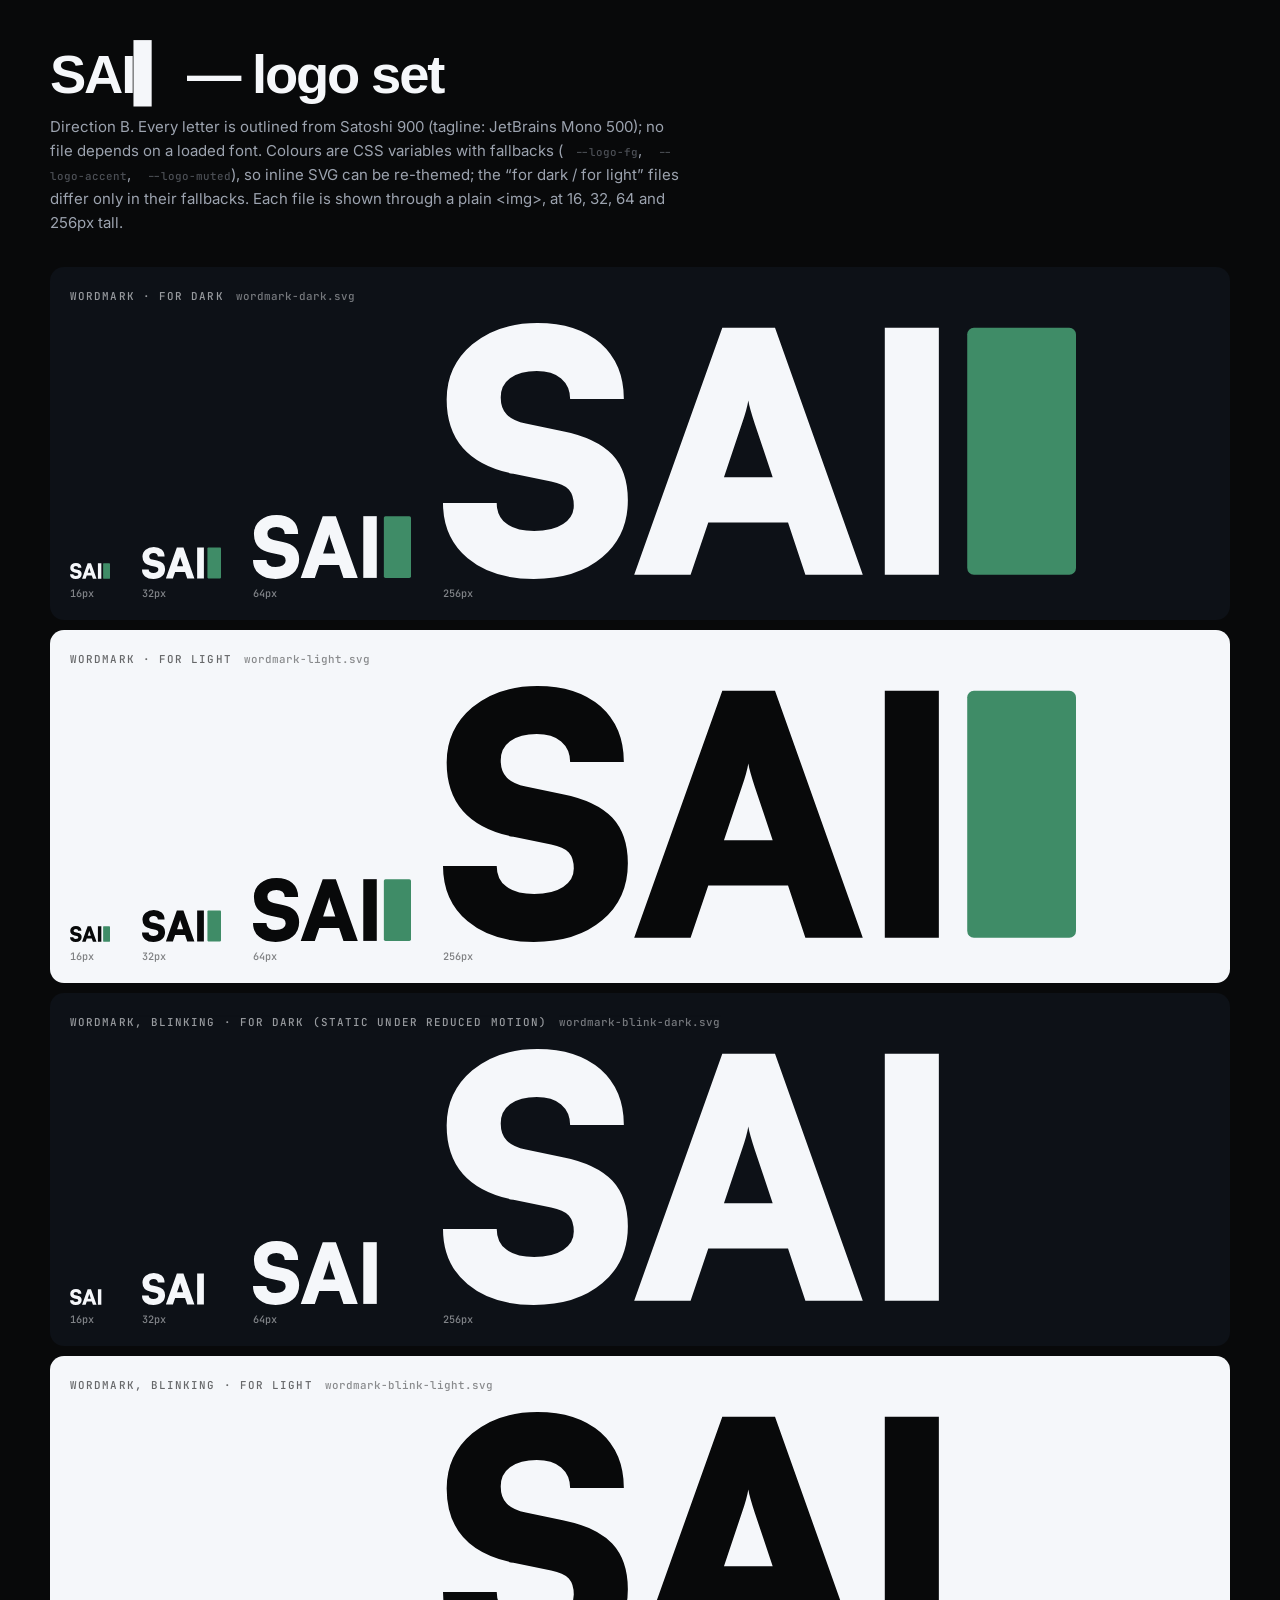
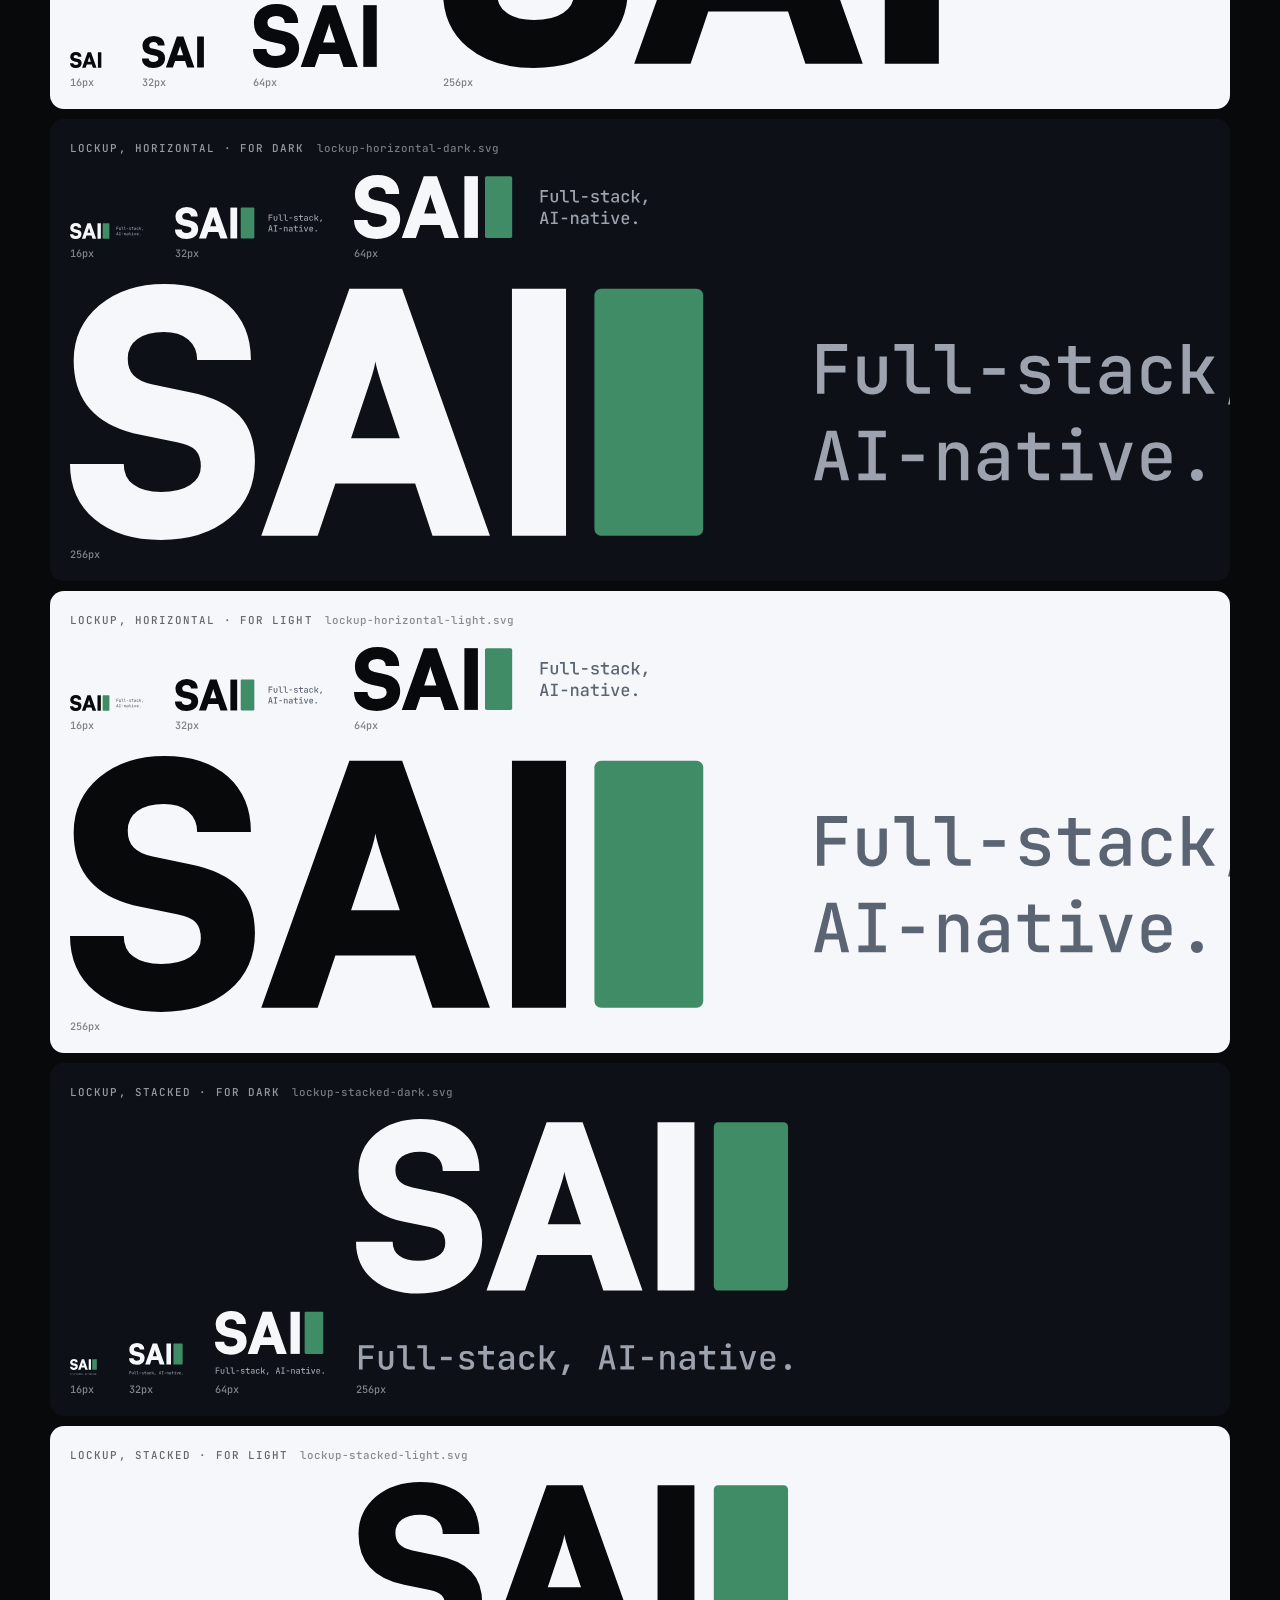
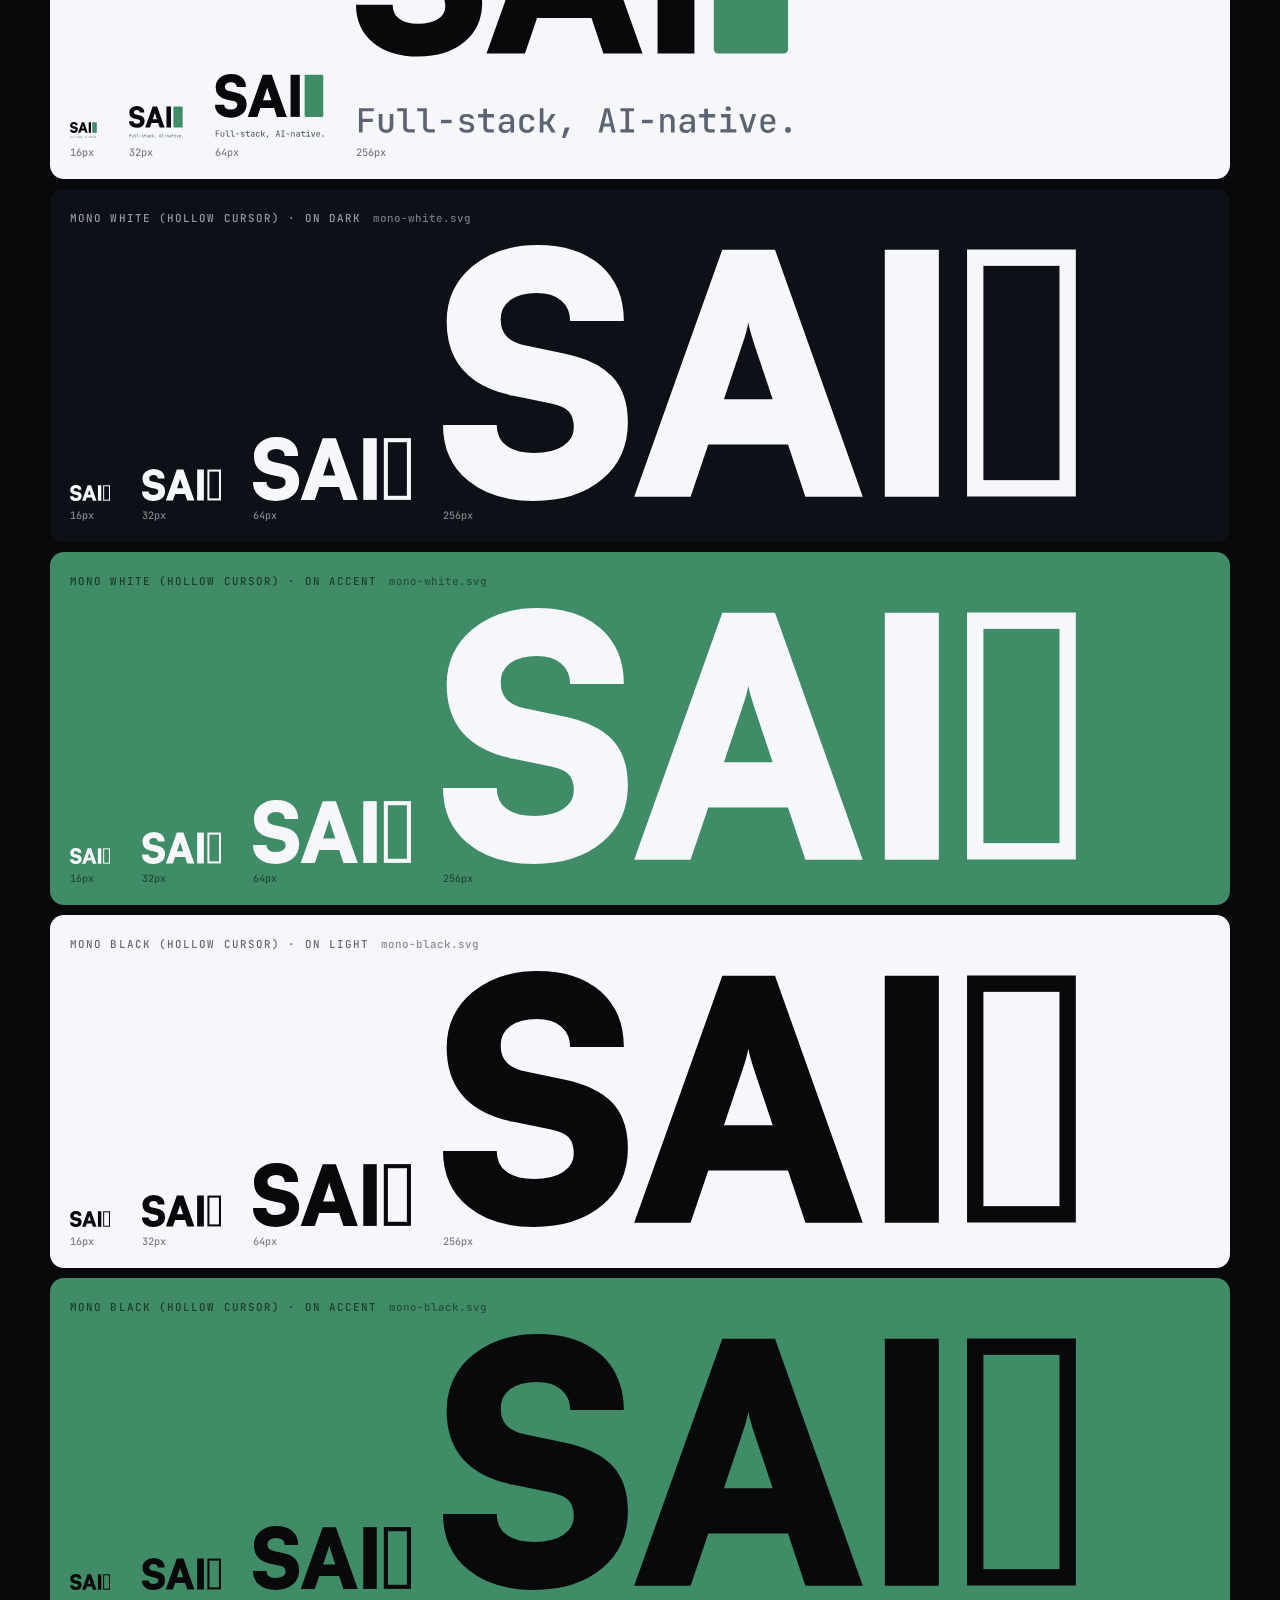
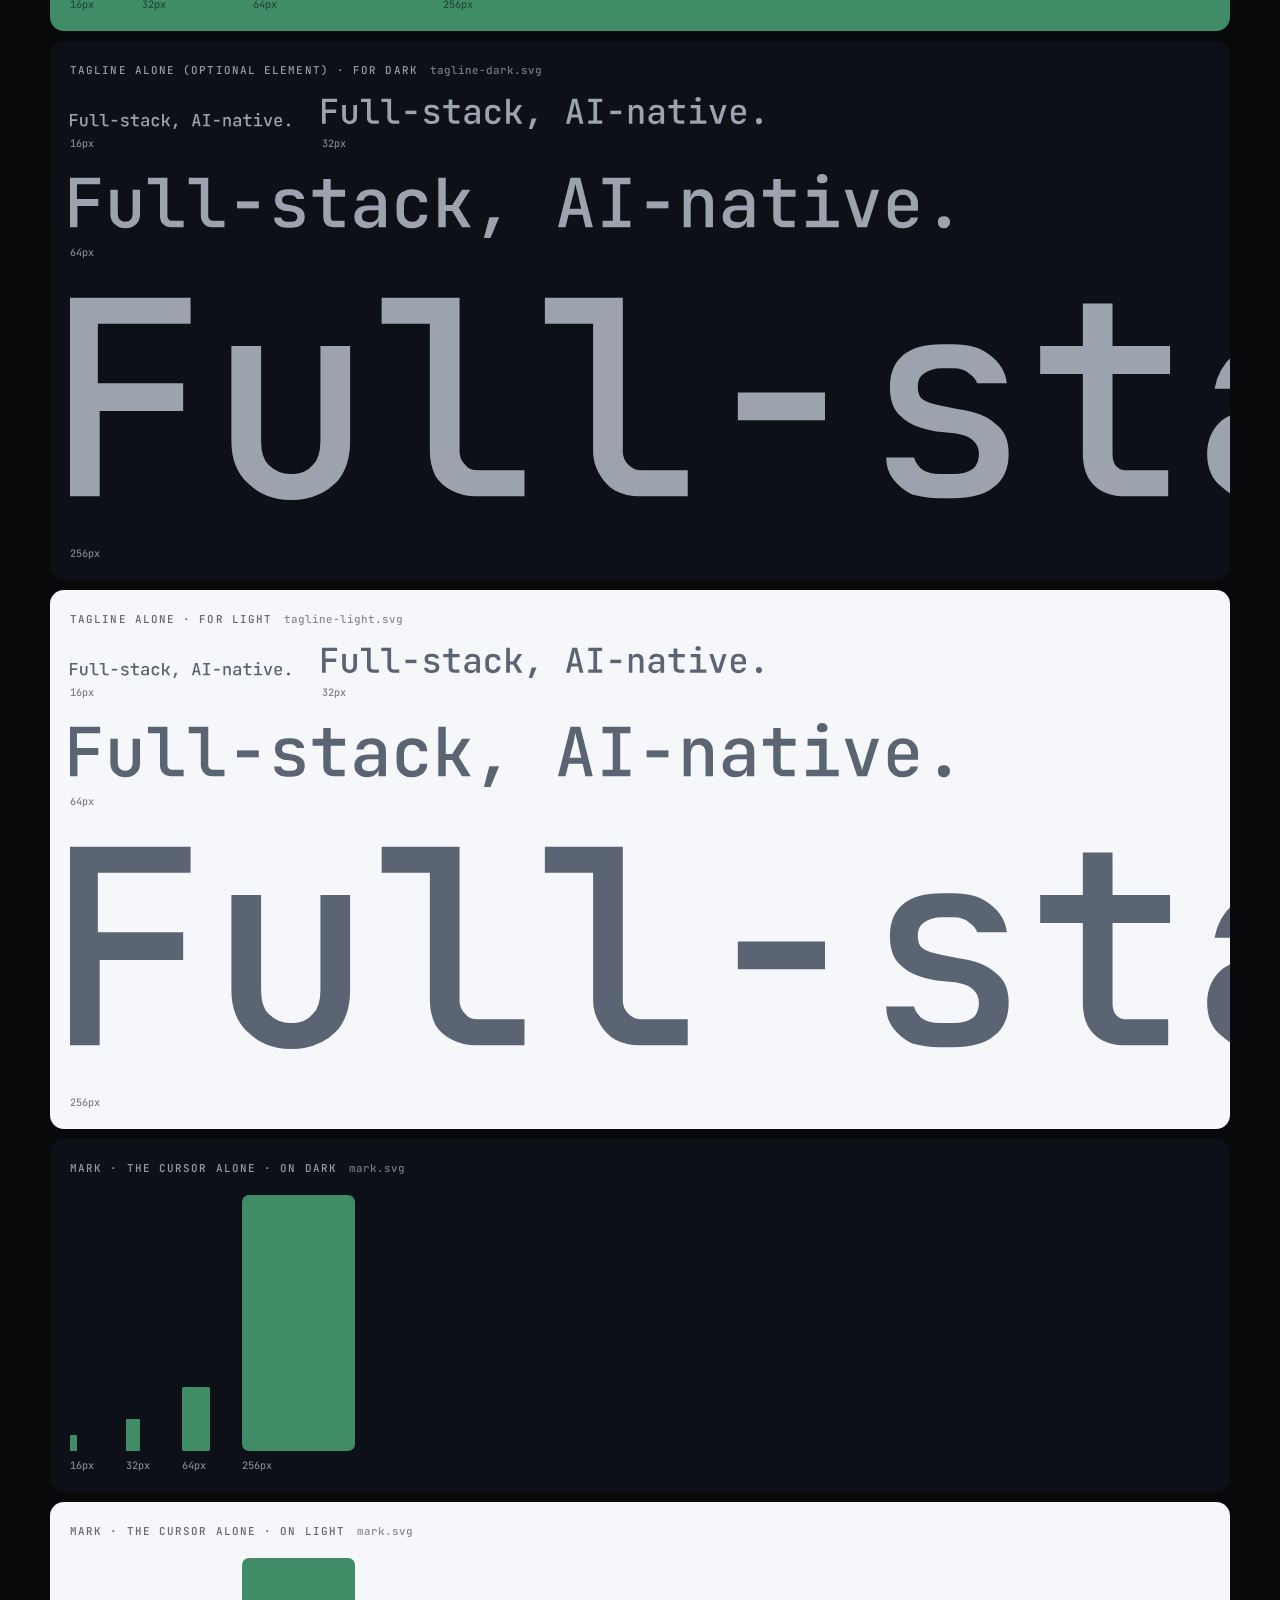
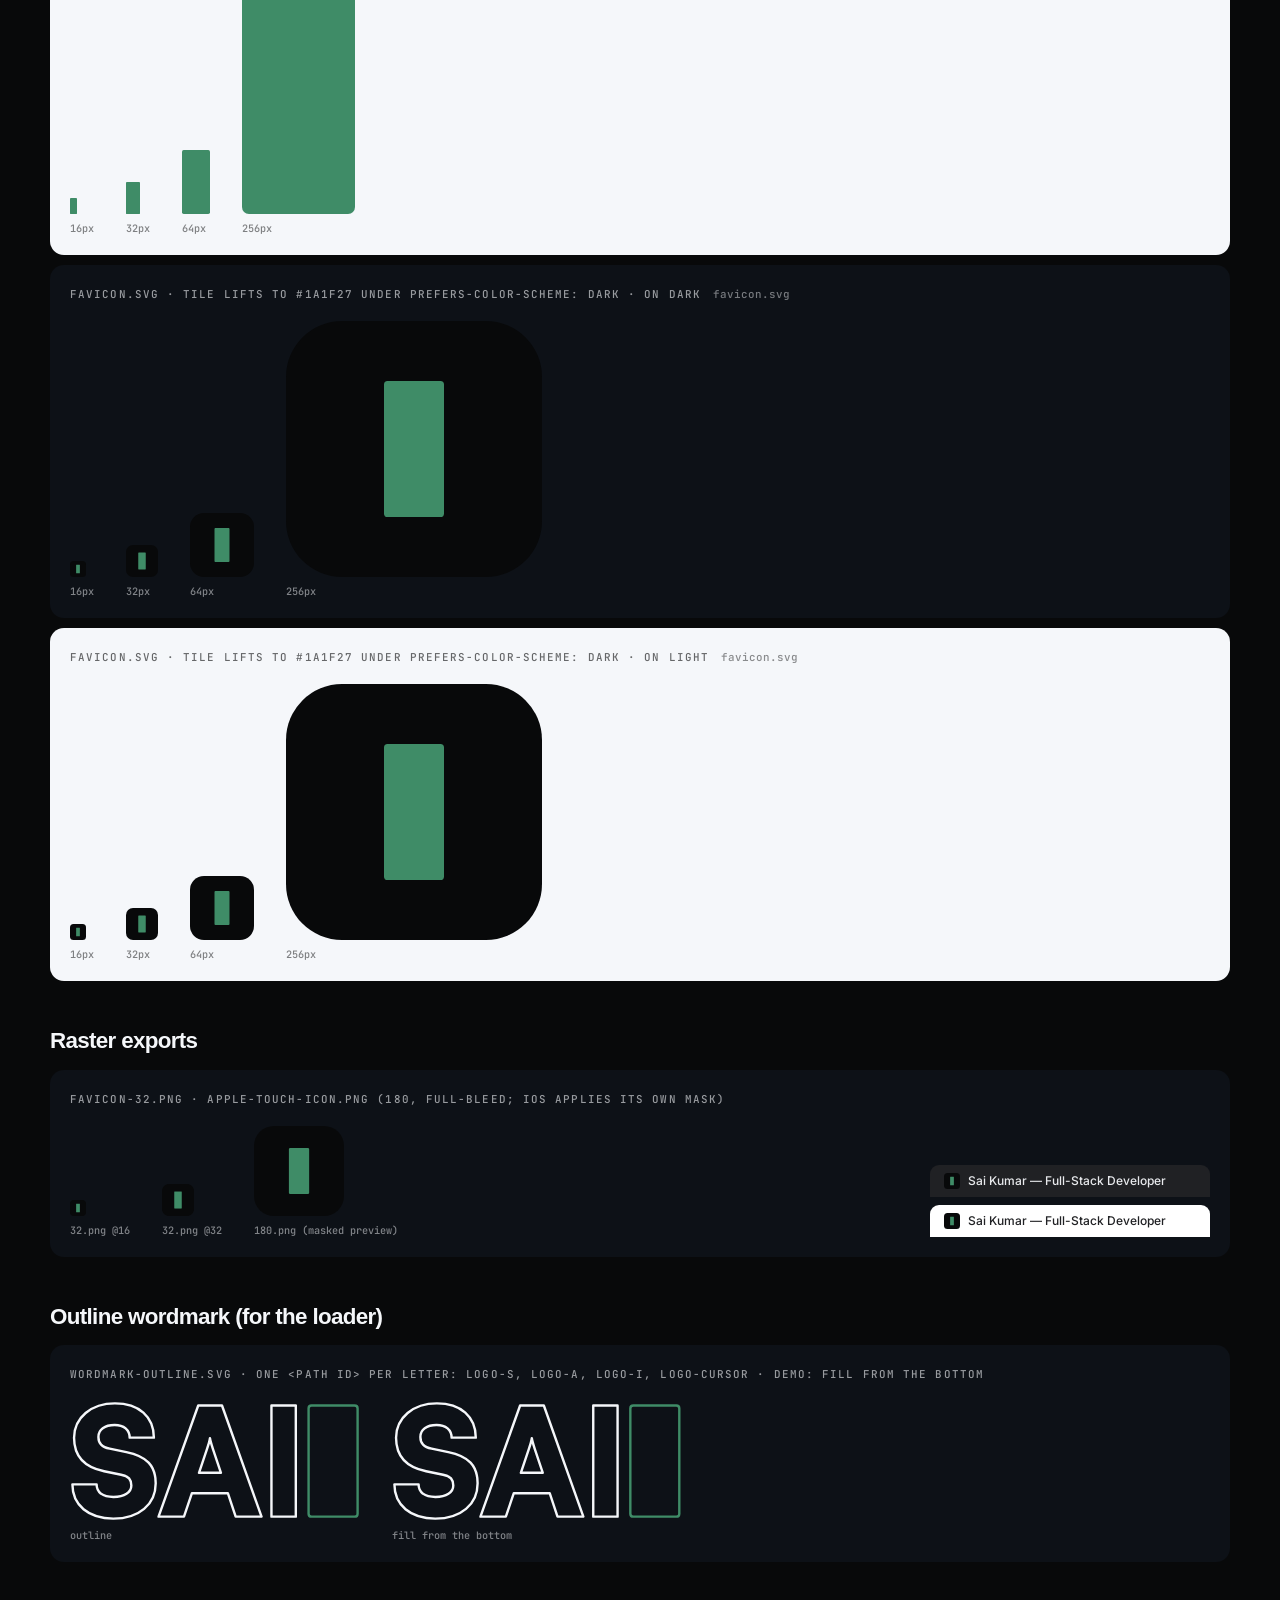
<file: assets/logo/logo.html>
<!DOCTYPE html>
<html lang="en">
<head>
<meta charset="UTF-8">
<meta name="viewport" content="width=device-width, initial-scale=1">
<title>SAI logo set</title>
<link rel="icon" href="favicon.svg">
<link rel="apple-touch-icon" href="apple-touch-icon.png">
<link href="https://api.fontshare.com/v2/css?f[]=satoshi@900&display=swap" rel="stylesheet">
<link href="https://fonts.googleapis.com/css2?family=Inter:wght@400;500;600&family=JetBrains+Mono:wght@500&display=swap" rel="stylesheet">
<style>
:root{--bg:#08090A;--text:#F5F7FA;--text-2:#9CA3AF;--line:rgba(245,247,250,.1);}
*{margin:0;padding:0;box-sizing:border-box;}
body{background:var(--bg);color:var(--text);font:15px/1.6 Inter,system-ui,sans-serif;padding:48px 16px 96px;}
.wrap{max-width:1180px;margin:0 auto;}
h1{font:900 clamp(2rem,5vw,3.4rem)/1 Satoshi,sans-serif;letter-spacing:-.04em;}
h2{font:900 1.4rem/1.1 Satoshi,sans-serif;letter-spacing:-.03em;margin:3rem 0 1rem;}
.lede{color:var(--text-2);margin:.8rem 0 2rem;max-width:70ch;}
.panel{border-radius:14px;padding:16px 20px 20px;margin-bottom:10px;overflow-x:auto;}
.lbl{font:500 .68rem/1 JetBrains Mono,monospace;letter-spacing:.1em;text-transform:uppercase;opacity:.6;}
code{font:500 .68rem JetBrains Mono,monospace;opacity:.45;margin-left:.75rem;}
.row{display:flex;align-items:flex-end;flex-wrap:wrap;gap:24px 32px;margin-top:16px;}
figure{display:flex;flex-direction:column;align-items:flex-start;gap:8px;flex:none;}
figcaption{font:500 .64rem JetBrains Mono,monospace;opacity:.5;}
img{display:block;width:auto;}
.dark{background:#0D1117;color:#F5F7FA;}
.light{background:#F5F7FA;color:#08090A;}
.accent{background:#3F8C67;color:#08090A;}
.pngs{display:flex;gap:32px;align-items:flex-end;}
.tabs{display:flex;flex-direction:column;gap:8px;}
.tab{display:flex;align-items:center;gap:8px;padding:8px 14px;border-radius:9px 9px 0 0;font:500 12px Inter,sans-serif;width:280px;}
.tab img{width:16px;height:16px;}
.tdark{background:#202124;color:#E8EAED;}
.tlight{background:#fff;color:#202124;}
/* loader demo: the outline wordmark filling from the bottom */
.loader-demo{position:relative;height:120px;width:max-content;--logo-fg:#F5F7FA;}
.loader-demo svg{height:100%;width:auto;display:block;}
.loader-demo .fill{position:absolute;inset:0;clip-path:inset(100% 0 0 0);animation:rise 2.6s cubic-bezier(.6,0,.2,1) infinite;}
.loader-demo .fill svg .ol{fill:var(--logo-fg);}
.loader-demo .fill svg .ol-ac{fill:#3F8C67;}
@keyframes rise{0%,8%{clip-path:inset(100% 0 0 0);}70%,100%{clip-path:inset(0 0 0 0);}}
@media (prefers-reduced-motion:reduce){.loader-demo .fill{animation:none;clip-path:none;}}
</style>
</head>
<body>
<main class="wrap">
  <h1>SAI▍ — logo set</h1>
  <p class="lede">Direction B. Every letter is outlined from Satoshi 900 (tagline: JetBrains Mono 500); no file depends on a loaded font. Colours are CSS variables with fallbacks (<code>--logo-fg</code>, <code>--logo-accent</code>, <code>--logo-muted</code>), so inline SVG can be re-themed; the “for dark / for light” files differ only in their fallbacks. Each file is shown through a plain &lt;img&gt;, at 16, 32, 64 and 256px tall.</p>
  
  <div class="panel dark">
    <span class="lbl">Wordmark · for dark</span><code>wordmark-dark.svg</code>
    <div class="row"><figure><img src="wordmark-dark.svg" alt="" style="height:16px"><figcaption>16px</figcaption></figure><figure><img src="wordmark-dark.svg" alt="" style="height:32px"><figcaption>32px</figcaption></figure><figure><img src="wordmark-dark.svg" alt="" style="height:64px"><figcaption>64px</figcaption></figure><figure><img src="wordmark-dark.svg" alt="" style="height:256px"><figcaption>256px</figcaption></figure></div>
  </div>
  <div class="panel light">
    <span class="lbl">Wordmark · for light</span><code>wordmark-light.svg</code>
    <div class="row"><figure><img src="wordmark-light.svg" alt="" style="height:16px"><figcaption>16px</figcaption></figure><figure><img src="wordmark-light.svg" alt="" style="height:32px"><figcaption>32px</figcaption></figure><figure><img src="wordmark-light.svg" alt="" style="height:64px"><figcaption>64px</figcaption></figure><figure><img src="wordmark-light.svg" alt="" style="height:256px"><figcaption>256px</figcaption></figure></div>
  </div>
  <div class="panel dark">
    <span class="lbl">Wordmark, blinking · for dark (static under reduced motion)</span><code>wordmark-blink-dark.svg</code>
    <div class="row"><figure><img src="wordmark-blink-dark.svg" alt="" style="height:16px"><figcaption>16px</figcaption></figure><figure><img src="wordmark-blink-dark.svg" alt="" style="height:32px"><figcaption>32px</figcaption></figure><figure><img src="wordmark-blink-dark.svg" alt="" style="height:64px"><figcaption>64px</figcaption></figure><figure><img src="wordmark-blink-dark.svg" alt="" style="height:256px"><figcaption>256px</figcaption></figure></div>
  </div>
  <div class="panel light">
    <span class="lbl">Wordmark, blinking · for light</span><code>wordmark-blink-light.svg</code>
    <div class="row"><figure><img src="wordmark-blink-light.svg" alt="" style="height:16px"><figcaption>16px</figcaption></figure><figure><img src="wordmark-blink-light.svg" alt="" style="height:32px"><figcaption>32px</figcaption></figure><figure><img src="wordmark-blink-light.svg" alt="" style="height:64px"><figcaption>64px</figcaption></figure><figure><img src="wordmark-blink-light.svg" alt="" style="height:256px"><figcaption>256px</figcaption></figure></div>
  </div>
  <div class="panel dark">
    <span class="lbl">Lockup, horizontal · for dark</span><code>lockup-horizontal-dark.svg</code>
    <div class="row"><figure><img src="lockup-horizontal-dark.svg" alt="" style="height:16px"><figcaption>16px</figcaption></figure><figure><img src="lockup-horizontal-dark.svg" alt="" style="height:32px"><figcaption>32px</figcaption></figure><figure><img src="lockup-horizontal-dark.svg" alt="" style="height:64px"><figcaption>64px</figcaption></figure><figure><img src="lockup-horizontal-dark.svg" alt="" style="height:256px"><figcaption>256px</figcaption></figure></div>
  </div>
  <div class="panel light">
    <span class="lbl">Lockup, horizontal · for light</span><code>lockup-horizontal-light.svg</code>
    <div class="row"><figure><img src="lockup-horizontal-light.svg" alt="" style="height:16px"><figcaption>16px</figcaption></figure><figure><img src="lockup-horizontal-light.svg" alt="" style="height:32px"><figcaption>32px</figcaption></figure><figure><img src="lockup-horizontal-light.svg" alt="" style="height:64px"><figcaption>64px</figcaption></figure><figure><img src="lockup-horizontal-light.svg" alt="" style="height:256px"><figcaption>256px</figcaption></figure></div>
  </div>
  <div class="panel dark">
    <span class="lbl">Lockup, stacked · for dark</span><code>lockup-stacked-dark.svg</code>
    <div class="row"><figure><img src="lockup-stacked-dark.svg" alt="" style="height:16px"><figcaption>16px</figcaption></figure><figure><img src="lockup-stacked-dark.svg" alt="" style="height:32px"><figcaption>32px</figcaption></figure><figure><img src="lockup-stacked-dark.svg" alt="" style="height:64px"><figcaption>64px</figcaption></figure><figure><img src="lockup-stacked-dark.svg" alt="" style="height:256px"><figcaption>256px</figcaption></figure></div>
  </div>
  <div class="panel light">
    <span class="lbl">Lockup, stacked · for light</span><code>lockup-stacked-light.svg</code>
    <div class="row"><figure><img src="lockup-stacked-light.svg" alt="" style="height:16px"><figcaption>16px</figcaption></figure><figure><img src="lockup-stacked-light.svg" alt="" style="height:32px"><figcaption>32px</figcaption></figure><figure><img src="lockup-stacked-light.svg" alt="" style="height:64px"><figcaption>64px</figcaption></figure><figure><img src="lockup-stacked-light.svg" alt="" style="height:256px"><figcaption>256px</figcaption></figure></div>
  </div>
  <div class="panel dark">
    <span class="lbl">Mono white (hollow cursor) · on dark</span><code>mono-white.svg</code>
    <div class="row"><figure><img src="mono-white.svg" alt="" style="height:16px"><figcaption>16px</figcaption></figure><figure><img src="mono-white.svg" alt="" style="height:32px"><figcaption>32px</figcaption></figure><figure><img src="mono-white.svg" alt="" style="height:64px"><figcaption>64px</figcaption></figure><figure><img src="mono-white.svg" alt="" style="height:256px"><figcaption>256px</figcaption></figure></div>
  </div>
  <div class="panel accent">
    <span class="lbl">Mono white (hollow cursor) · on accent</span><code>mono-white.svg</code>
    <div class="row"><figure><img src="mono-white.svg" alt="" style="height:16px"><figcaption>16px</figcaption></figure><figure><img src="mono-white.svg" alt="" style="height:32px"><figcaption>32px</figcaption></figure><figure><img src="mono-white.svg" alt="" style="height:64px"><figcaption>64px</figcaption></figure><figure><img src="mono-white.svg" alt="" style="height:256px"><figcaption>256px</figcaption></figure></div>
  </div>
  <div class="panel light">
    <span class="lbl">Mono black (hollow cursor) · on light</span><code>mono-black.svg</code>
    <div class="row"><figure><img src="mono-black.svg" alt="" style="height:16px"><figcaption>16px</figcaption></figure><figure><img src="mono-black.svg" alt="" style="height:32px"><figcaption>32px</figcaption></figure><figure><img src="mono-black.svg" alt="" style="height:64px"><figcaption>64px</figcaption></figure><figure><img src="mono-black.svg" alt="" style="height:256px"><figcaption>256px</figcaption></figure></div>
  </div>
  <div class="panel accent">
    <span class="lbl">Mono black (hollow cursor) · on accent</span><code>mono-black.svg</code>
    <div class="row"><figure><img src="mono-black.svg" alt="" style="height:16px"><figcaption>16px</figcaption></figure><figure><img src="mono-black.svg" alt="" style="height:32px"><figcaption>32px</figcaption></figure><figure><img src="mono-black.svg" alt="" style="height:64px"><figcaption>64px</figcaption></figure><figure><img src="mono-black.svg" alt="" style="height:256px"><figcaption>256px</figcaption></figure></div>
  </div>
  <div class="panel dark">
    <span class="lbl">Tagline alone (optional element) · for dark</span><code>tagline-dark.svg</code>
    <div class="row"><figure><img src="tagline-dark.svg" alt="" style="height:16px"><figcaption>16px</figcaption></figure><figure><img src="tagline-dark.svg" alt="" style="height:32px"><figcaption>32px</figcaption></figure><figure><img src="tagline-dark.svg" alt="" style="height:64px"><figcaption>64px</figcaption></figure><figure><img src="tagline-dark.svg" alt="" style="height:256px"><figcaption>256px</figcaption></figure></div>
  </div>
  <div class="panel light">
    <span class="lbl">Tagline alone · for light</span><code>tagline-light.svg</code>
    <div class="row"><figure><img src="tagline-light.svg" alt="" style="height:16px"><figcaption>16px</figcaption></figure><figure><img src="tagline-light.svg" alt="" style="height:32px"><figcaption>32px</figcaption></figure><figure><img src="tagline-light.svg" alt="" style="height:64px"><figcaption>64px</figcaption></figure><figure><img src="tagline-light.svg" alt="" style="height:256px"><figcaption>256px</figcaption></figure></div>
  </div>
  <div class="panel dark">
    <span class="lbl">Mark · the cursor alone · on dark</span><code>mark.svg</code>
    <div class="row"><figure><img src="mark.svg" alt="" style="height:16px"><figcaption>16px</figcaption></figure><figure><img src="mark.svg" alt="" style="height:32px"><figcaption>32px</figcaption></figure><figure><img src="mark.svg" alt="" style="height:64px"><figcaption>64px</figcaption></figure><figure><img src="mark.svg" alt="" style="height:256px"><figcaption>256px</figcaption></figure></div>
  </div>
  <div class="panel light">
    <span class="lbl">Mark · the cursor alone · on light</span><code>mark.svg</code>
    <div class="row"><figure><img src="mark.svg" alt="" style="height:16px"><figcaption>16px</figcaption></figure><figure><img src="mark.svg" alt="" style="height:32px"><figcaption>32px</figcaption></figure><figure><img src="mark.svg" alt="" style="height:64px"><figcaption>64px</figcaption></figure><figure><img src="mark.svg" alt="" style="height:256px"><figcaption>256px</figcaption></figure></div>
  </div>
  <div class="panel dark">
    <span class="lbl">favicon.svg · tile lifts to #1A1F27 under prefers-color-scheme: dark · on dark</span><code>favicon.svg</code>
    <div class="row"><figure><img src="favicon.svg" alt="" style="height:16px"><figcaption>16px</figcaption></figure><figure><img src="favicon.svg" alt="" style="height:32px"><figcaption>32px</figcaption></figure><figure><img src="favicon.svg" alt="" style="height:64px"><figcaption>64px</figcaption></figure><figure><img src="favicon.svg" alt="" style="height:256px"><figcaption>256px</figcaption></figure></div>
  </div>
  <div class="panel light">
    <span class="lbl">favicon.svg · tile lifts to #1A1F27 under prefers-color-scheme: dark · on light</span><code>favicon.svg</code>
    <div class="row"><figure><img src="favicon.svg" alt="" style="height:16px"><figcaption>16px</figcaption></figure><figure><img src="favicon.svg" alt="" style="height:32px"><figcaption>32px</figcaption></figure><figure><img src="favicon.svg" alt="" style="height:64px"><figcaption>64px</figcaption></figure><figure><img src="favicon.svg" alt="" style="height:256px"><figcaption>256px</figcaption></figure></div>
  </div>

  <h2>Raster exports</h2>
  <div class="panel dark"><span class="lbl">favicon-32.png · apple-touch-icon.png (180, full-bleed; iOS applies its own mask)</span>
    <div class="row pngs">
      <figure><img src="favicon-32.png" alt="" style="height:16px"><figcaption>32.png @16</figcaption></figure>
      <figure><img src="favicon-32.png" alt="" style="height:32px"><figcaption>32.png @32</figcaption></figure>
      <figure><img src="apple-touch-icon.png" alt="" style="height:90px;border-radius:20px"><figcaption>180.png (masked preview)</figcaption></figure>
      <div class="tabs" style="margin-left:auto">
        <div class="tab tdark"><img src="favicon.svg" alt="">Sai Kumar — Full-Stack Developer</div>
        <div class="tab tlight"><img src="favicon.svg" alt="">Sai Kumar — Full-Stack Developer</div>
      </div>
    </div>
  </div>

  <h2>Outline wordmark (for the loader)</h2>
  <div class="panel dark"><span class="lbl">wordmark-outline.svg · one &lt;path id&gt; per letter: logo-s, logo-a, logo-i, logo-cursor · demo: fill from the bottom</span>
    <div class="row">
      <figure><img src="wordmark-outline.svg" alt="" style="height:120px"><figcaption>outline</figcaption></figure>
      <figure><div class="loader-demo"><svg xmlns="http://www.w3.org/2000/svg" viewBox="0.9 -77 192.9 79.9" aria-hidden="true"><style>.fg{fill:var(--logo-fg,#F5F7FA)}.ac{fill:var(--logo-accent,#3F8C67)}.tg{fill:var(--logo-muted,#9CA3AF)}.ol{fill:none;stroke:var(--logo-fg,#F5F7FA);stroke-width:1.6;stroke-linejoin:round}.ol-ac{stroke:var(--logo-accent,#3F8C67)}</style><path id="logo-s" class="ol" d="M3.6-52.5L3.6-52.5Q3.6-62.5 11.3-69.0Q18.9-75.4 30.8-75.4Q42.7-75.4 49.7-69.3Q56.7-63.1 56.7-52.6L56.7-52.6L40.6-52.6Q40.6-56.5 37.9-58.8Q35.2-61 30.6-61L30.6-61Q25.6-61 22.7-58.9Q19.8-56.8 19.8-53.1L19.8-53.1Q19.8-49.8 21.6-48.0Q23.4-46.1 27.3-45.3L27.3-45.3L38.4-43Q48.4-41 53.2-36Q57.9-31 57.9-22.3L57.9-22.3Q57.9-11.6 50.2-5.2Q42.5 1.3 29.7 1.3L29.7 1.3Q17.3 1.3 9.9-4.9Q2.5-11.1 2.5-21.5L2.5-21.5L18.6-21.5Q18.6-17.4 21.5-15.3Q24.4-13.1 29.8-13.1L29.8-13.1Q35.3-13.1 38.5-15.2Q41.7-17.2 41.7-20.7L41.7-20.7Q41.7-23.8 40.2-25.5Q38.6-27.2 34.9-27.9L34.9-27.9L23.6-30.2Q3.6-34.3 3.6-52.5Z"/><path id="logo-a" class="ol" d="M82-15.6L76.7 0L59.8 0L86.2-74L102-74L128.3 0L111.1 0L105.9-15.6L82-15.6ZM92-45L92-45L86.7-29.2L101.3-29.2L96-45Q94.3-50.2 94-52.2L94-52.2Q93.6-49.6 92-45Z"/><path id="logo-i" class="ol" d="M134.9-74L151.1-74L151.1 0L134.9 0L134.9-74Z"/><path id="logo-cursor" class="ol ol-ac" d="M161.6 -74H190.2Q192.2 -74 192.2 -72V-2Q192.2 0 190.2 0H161.6Q159.6 0 159.6 -2V-72Q159.6 -74 161.6 -74Z"/></svg><div class="fill"><svg xmlns="http://www.w3.org/2000/svg" viewBox="0.9 -77 192.9 79.9" aria-hidden="true"><style>.fg{fill:var(--logo-fg,#F5F7FA)}.ac{fill:var(--logo-accent,#3F8C67)}.tg{fill:var(--logo-muted,#9CA3AF)}.ol{fill:none;stroke:var(--logo-fg,#F5F7FA);stroke-width:1.6;stroke-linejoin:round}.ol-ac{stroke:var(--logo-accent,#3F8C67)}</style><path id="logo-s" class="ol" d="M3.6-52.5L3.6-52.5Q3.6-62.5 11.3-69.0Q18.9-75.4 30.8-75.4Q42.7-75.4 49.7-69.3Q56.7-63.1 56.7-52.6L56.7-52.6L40.6-52.6Q40.6-56.5 37.9-58.8Q35.2-61 30.6-61L30.6-61Q25.6-61 22.7-58.9Q19.8-56.8 19.8-53.1L19.8-53.1Q19.8-49.8 21.6-48.0Q23.4-46.1 27.3-45.3L27.3-45.3L38.4-43Q48.4-41 53.2-36Q57.9-31 57.9-22.3L57.9-22.3Q57.9-11.6 50.2-5.2Q42.5 1.3 29.7 1.3L29.7 1.3Q17.3 1.3 9.9-4.9Q2.5-11.1 2.5-21.5L2.5-21.5L18.6-21.5Q18.6-17.4 21.5-15.3Q24.4-13.1 29.8-13.1L29.8-13.1Q35.3-13.1 38.5-15.2Q41.7-17.2 41.7-20.7L41.7-20.7Q41.7-23.8 40.2-25.5Q38.6-27.2 34.9-27.9L34.9-27.9L23.6-30.2Q3.6-34.3 3.6-52.5Z"/><path id="logo-a" class="ol" d="M82-15.6L76.7 0L59.8 0L86.2-74L102-74L128.3 0L111.1 0L105.9-15.6L82-15.6ZM92-45L92-45L86.7-29.2L101.3-29.2L96-45Q94.3-50.2 94-52.2L94-52.2Q93.6-49.6 92-45Z"/><path id="logo-i" class="ol" d="M134.9-74L151.1-74L151.1 0L134.9 0L134.9-74Z"/><path id="logo-cursor" class="ol ol-ac" d="M161.6 -74H190.2Q192.2 -74 192.2 -72V-2Q192.2 0 190.2 0H161.6Q159.6 0 159.6 -2V-72Q159.6 -74 161.6 -74Z"/></svg></div></div><figcaption>fill from the bottom</figcaption></figure>
    </div>
  </div>
</main>
</body>
</html>
</file>
